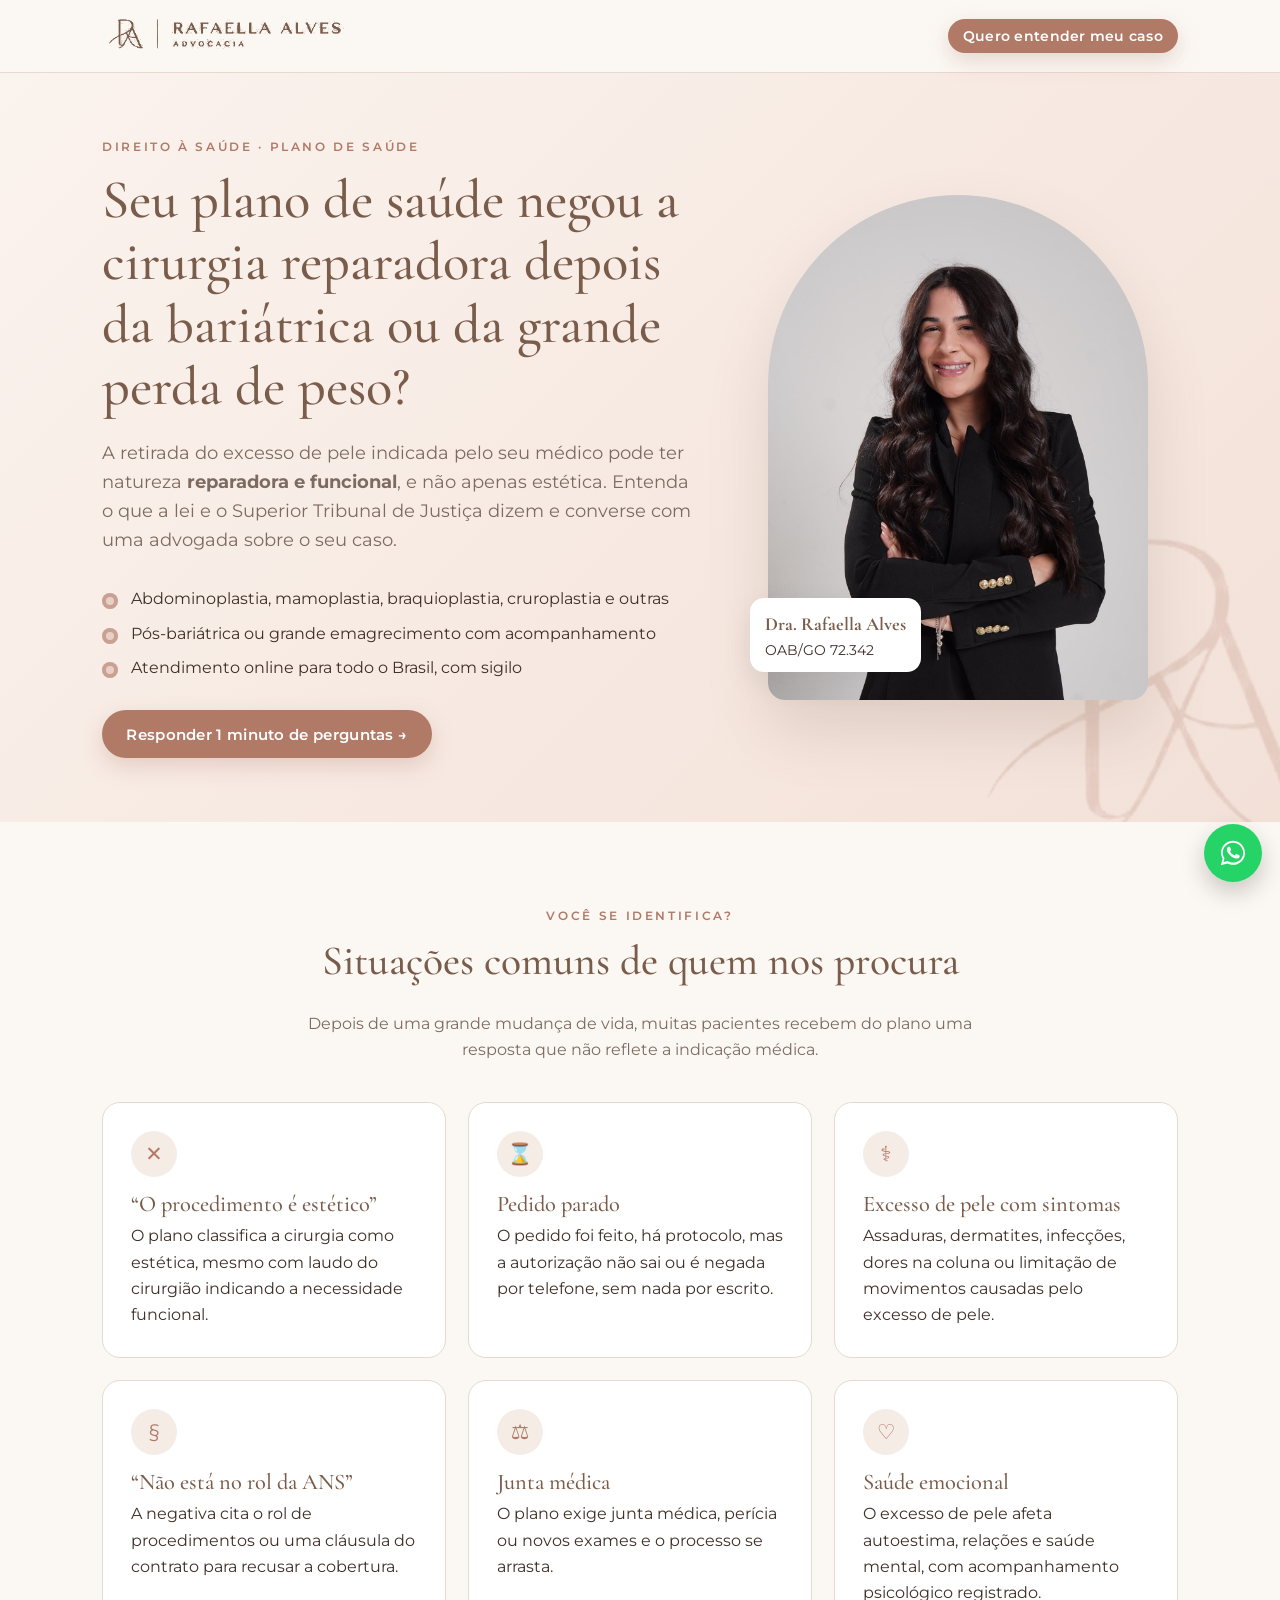
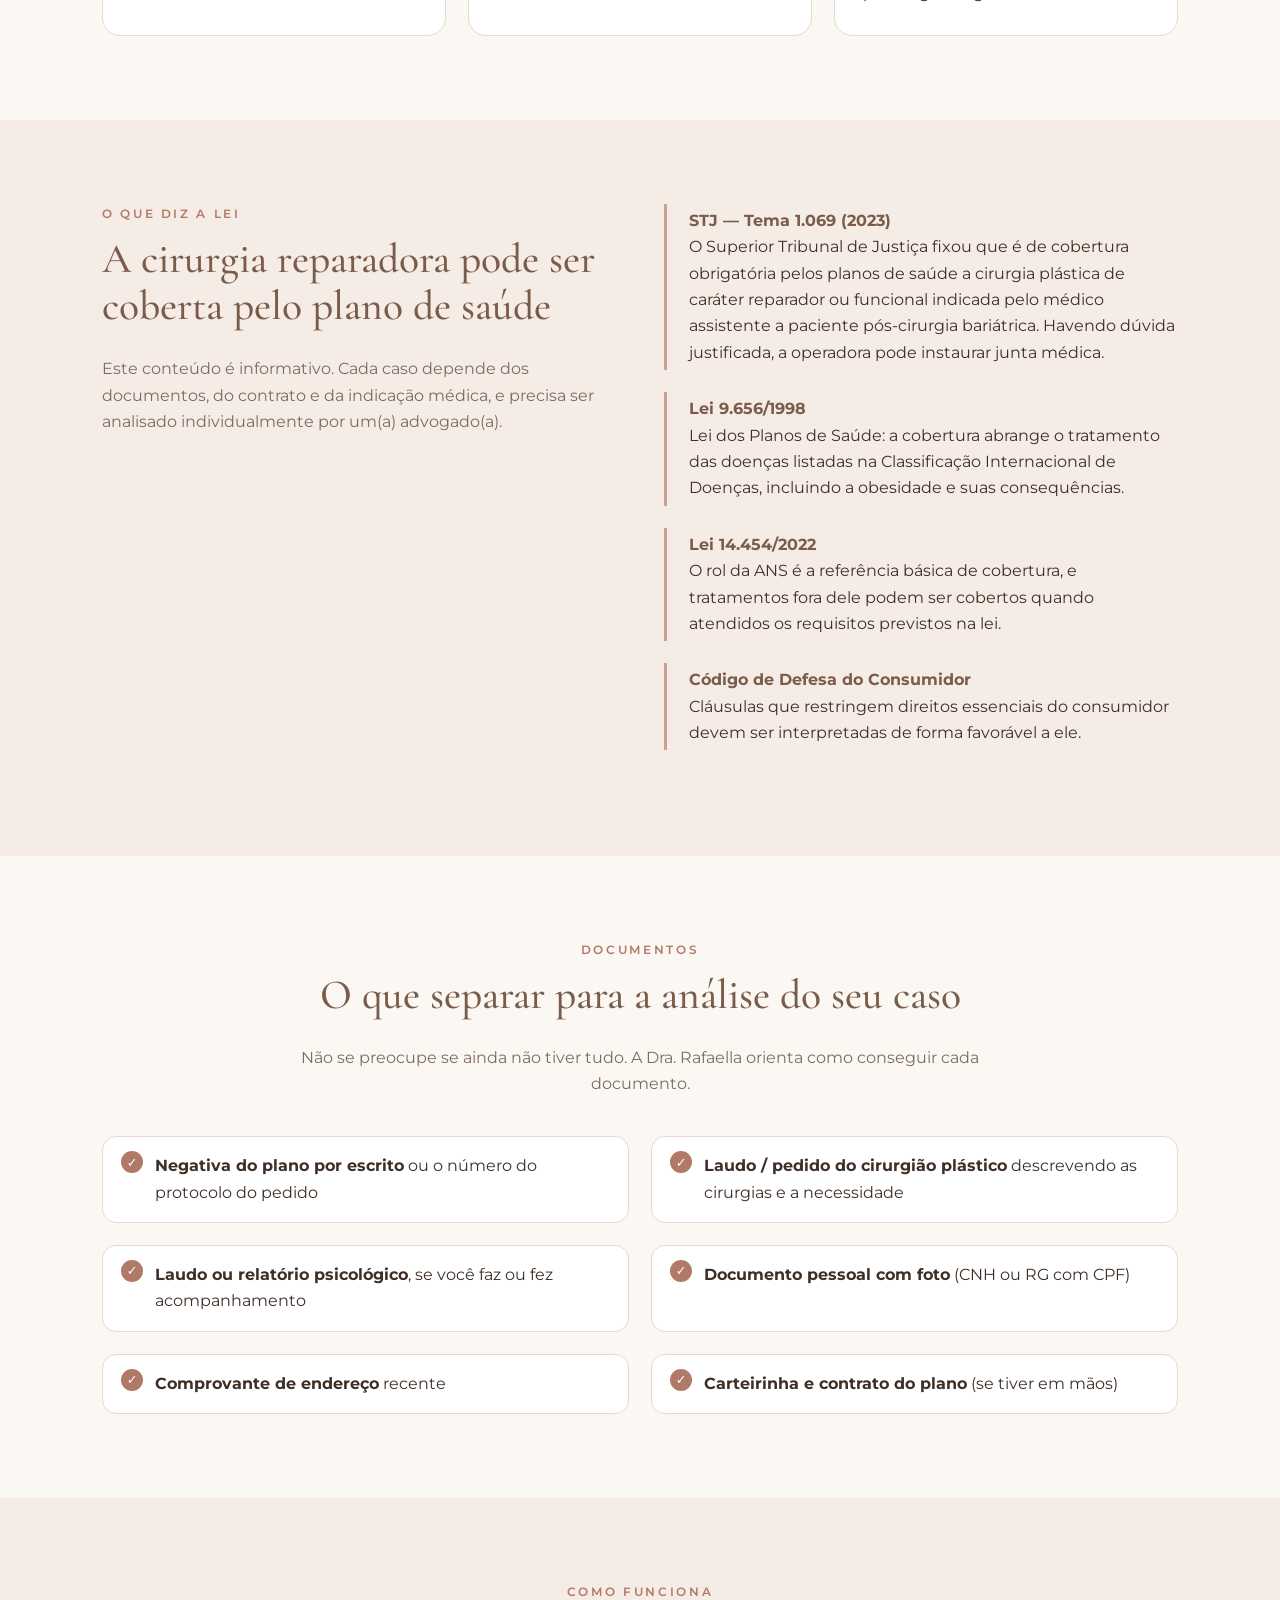
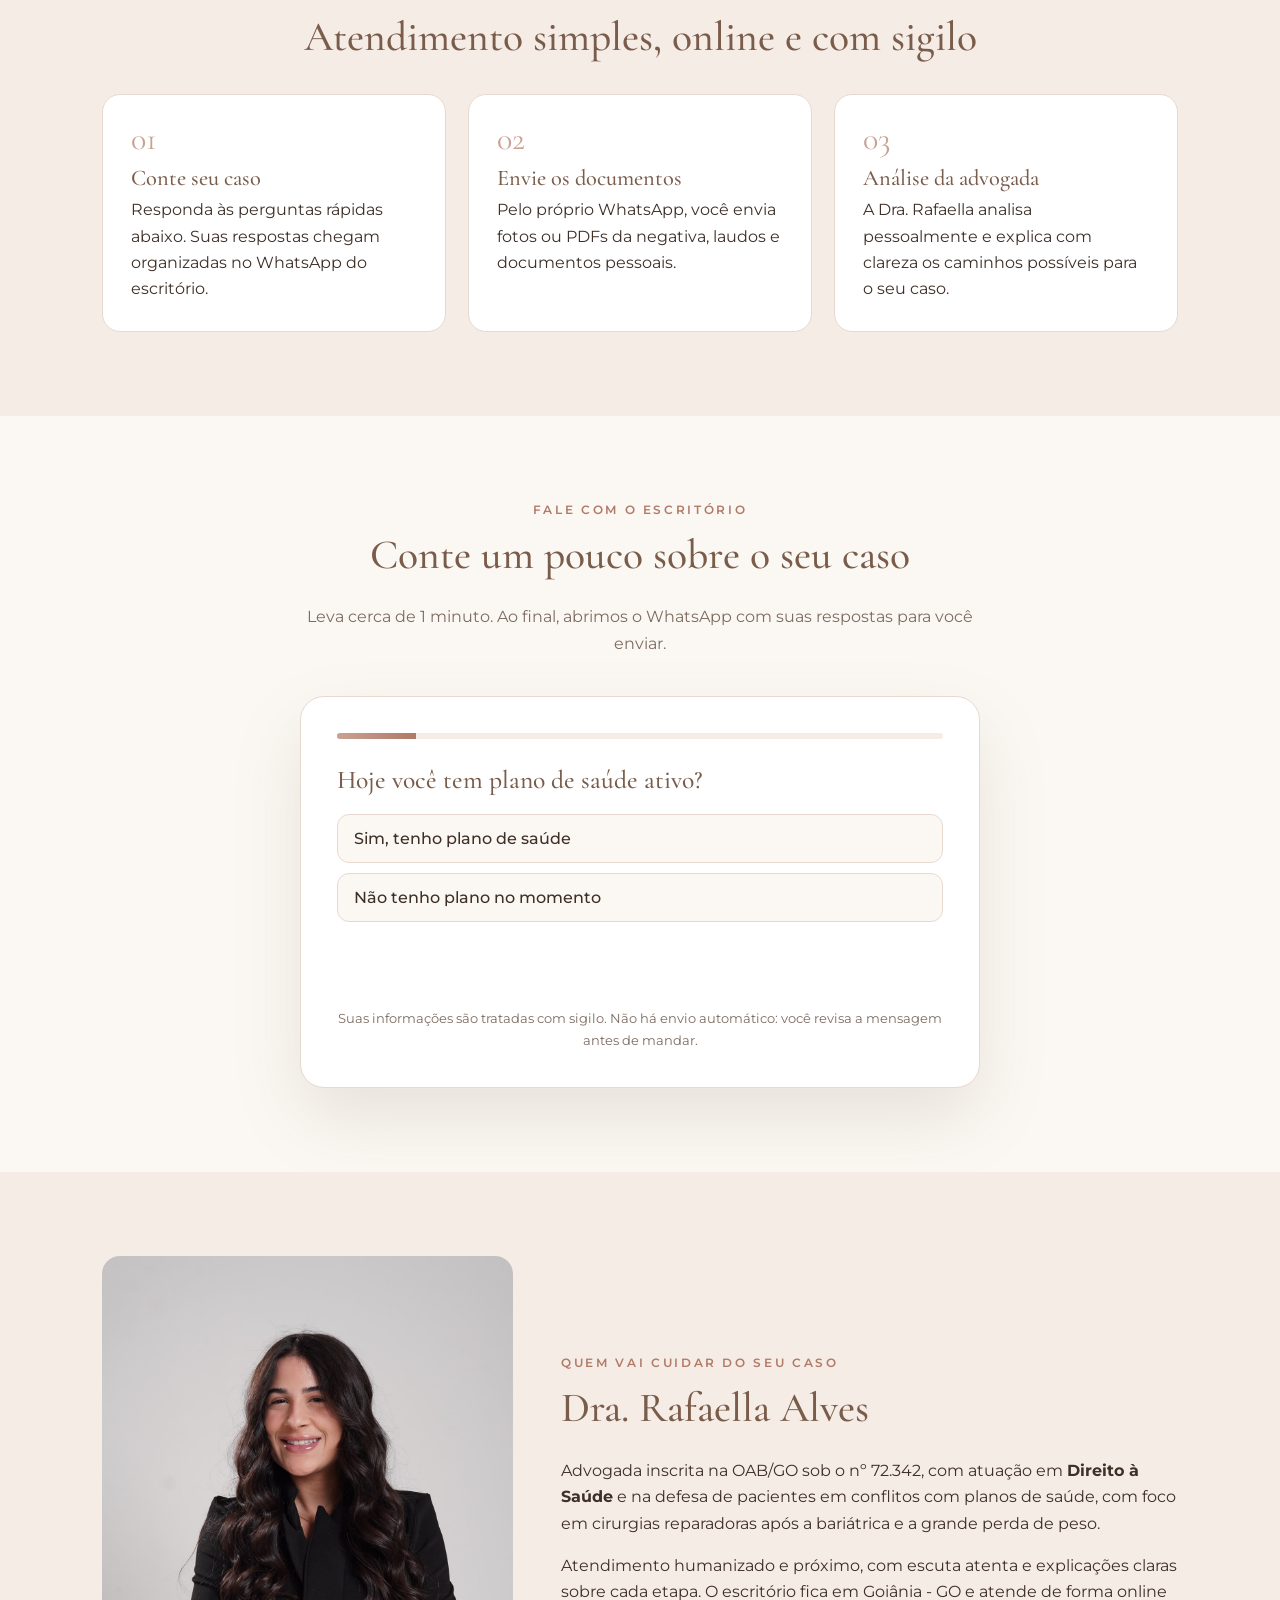
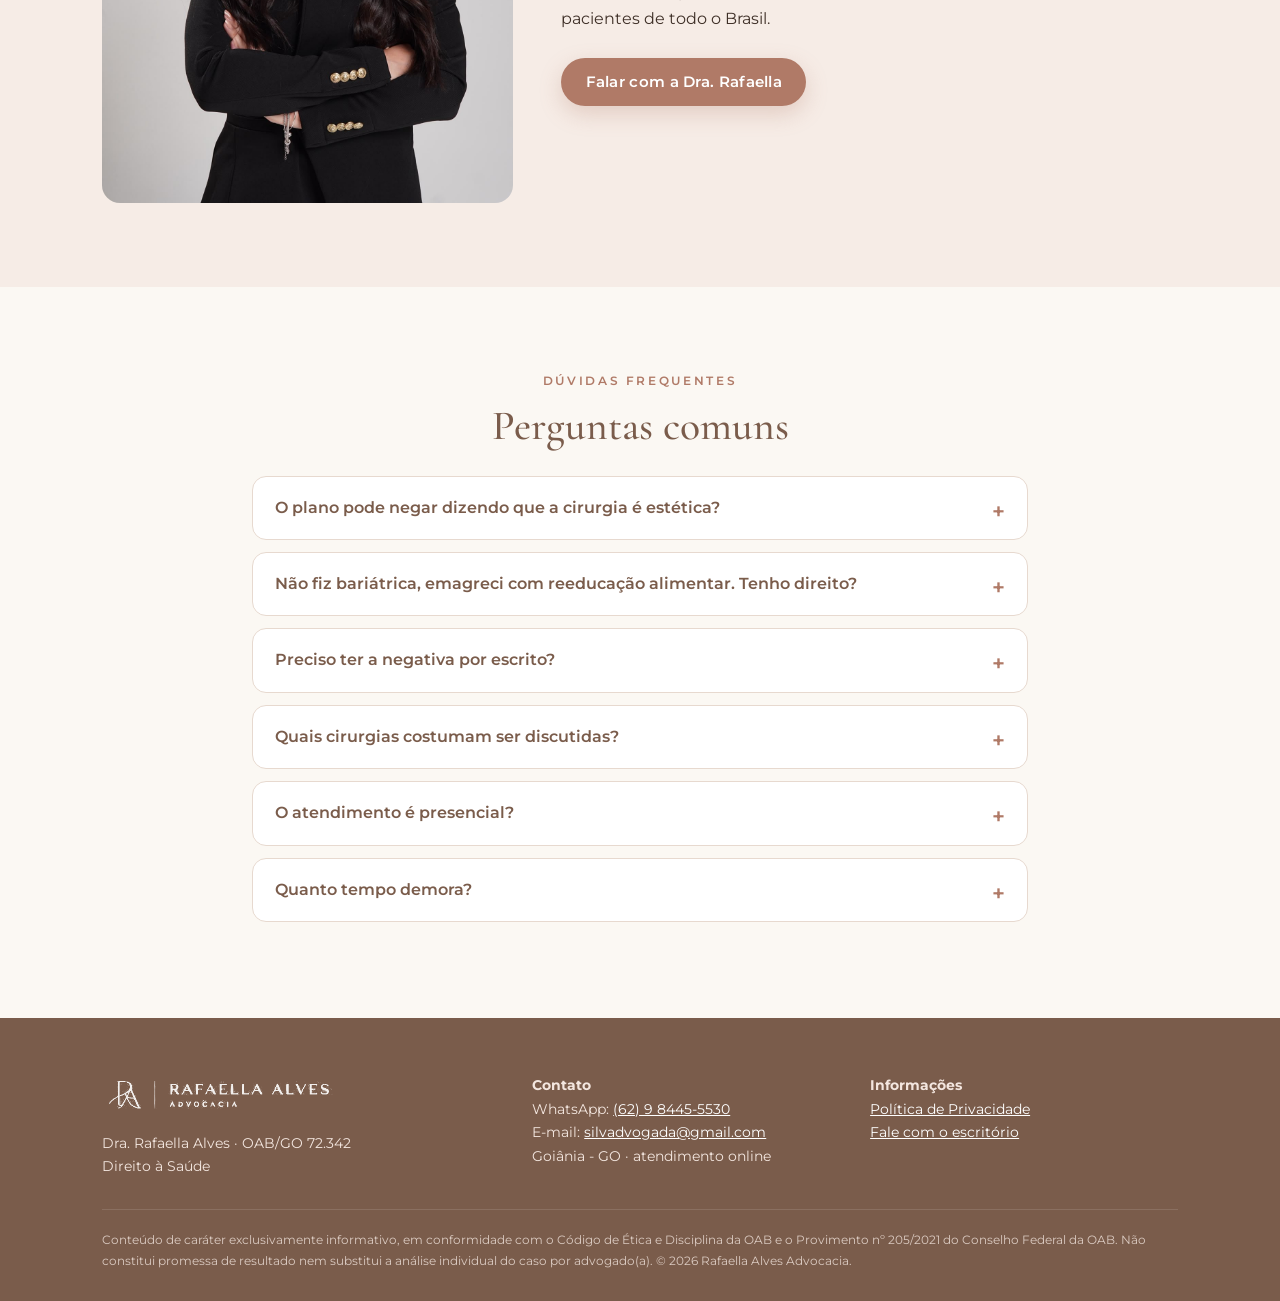
<file: index.html>
<!doctype html>
<html lang="pt-BR">
<head>
<meta charset="utf-8">
<meta name="viewport" content="width=device-width,initial-scale=1">
<title>Cirurgia reparadora negada pelo plano de saúde | Rafaella Alves Advocacia</title>
<meta name="description" content="Informações sobre o direito à cirurgia reparadora após bariátrica ou grande perda de peso quando o plano de saúde nega a cobertura. Dra. Rafaella Alves, OAB/GO 72.342 — Direito à Saúde.">
<meta property="og:title" content="Cirurgia reparadora negada pelo plano de saúde">
<meta property="og:description" content="Entenda seus direitos após a bariátrica ou grande perda de peso. Rafaella Alves Advocacia — Direito à Saúde.">
<meta property="og:image" content="assets/og-dra.jpg">
<meta name="theme-color" content="#B07A67">
<link rel="icon" href="assets/favicon.png">
<link rel="preconnect" href="https://fonts.googleapis.com"><link rel="preconnect" href="https://fonts.gstatic.com" crossorigin>
<link href="https://fonts.googleapis.com/css2?family=Cormorant+Garamond:wght@400;500;600&family=Montserrat:wght@400;500;600&display=swap" rel="stylesheet">
<link rel="stylesheet" href="styles.css">
</head>
<body>
<header><div class="wrap">
  <a href="#topo"><img src="assets/logo.png" alt="Rafaella Alves Advocacia"></a>
  <a class="btn small" href="#avaliar">Quero entender meu caso</a>
</div></header>

<main id="topo">
<section class="hero" style="padding:0">
  <img class="mono" src="assets/monograma.png" alt="" aria-hidden="true">
  <div class="wrap">
    <div>
      <span class="eyebrow">Direito à Saúde · Plano de saúde</span>
      <h1>Seu plano de saúde negou a cirurgia reparadora depois da bariátrica ou da grande perda de peso?</h1>
      <p class="lead">A retirada do excesso de pele indicada pelo seu médico pode ter natureza <b>reparadora e funcional</b>, e não apenas estética. Entenda o que a lei e o Superior Tribunal de Justiça dizem e converse com uma advogada sobre o seu caso.</p>
      <ul class="checks">
        <li>Abdominoplastia, mamoplastia, braquioplastia, cruroplastia e outras</li>
        <li>Pós-bariátrica ou grande emagrecimento com acompanhamento</li>
        <li>Atendimento online para todo o Brasil, com sigilo</li>
      </ul>
      <a class="btn" href="#avaliar">Responder 1 minuto de perguntas →</a>
    </div>
    <div class="photo">
      <img src="assets/dra-rafaella.jpg" alt="Dra. Rafaella Alves, advogada">
      <div class="badge"><b>Dra. Rafaella Alves</b>OAB/GO 72.342</div>
    </div>
  </div>
</section>

<section>
  <div class="wrap center">
    <span class="eyebrow">Você se identifica?</span>
    <h2>Situações comuns de quem nos procura</h2>
    <p class="sub">Depois de uma grande mudança de vida, muitas pacientes recebem do plano uma resposta que não reflete a indicação médica.</p>
    <div class="grid g3" style="text-align:left">
      <div class="card"><div class="ico">✕</div><h3>“O procedimento é estético”</h3><p>O plano classifica a cirurgia como estética, mesmo com laudo do cirurgião indicando a necessidade funcional.</p></div>
      <div class="card"><div class="ico">⌛</div><h3>Pedido parado</h3><p>O pedido foi feito, há protocolo, mas a autorização não sai ou é negada por telefone, sem nada por escrito.</p></div>
      <div class="card"><div class="ico">⚕</div><h3>Excesso de pele com sintomas</h3><p>Assaduras, dermatites, infecções, dores na coluna ou limitação de movimentos causadas pelo excesso de pele.</p></div>
      <div class="card"><div class="ico">§</div><h3>“Não está no rol da ANS”</h3><p>A negativa cita o rol de procedimentos ou uma cláusula do contrato para recusar a cobertura.</p></div>
      <div class="card"><div class="ico">⚖</div><h3>Junta médica</h3><p>O plano exige junta médica, perícia ou novos exames e o processo se arrasta.</p></div>
      <div class="card"><div class="ico">♡</div><h3>Saúde emocional</h3><p>O excesso de pele afeta autoestima, relações e saúde mental, com acompanhamento psicológico registrado.</p></div>
    </div>
  </div>
</section>

<section class="alt">
  <div class="wrap grid g2" style="align-items:start;gap:48px">
    <div>
      <span class="eyebrow">O que diz a lei</span>
      <h2>A cirurgia reparadora pode ser coberta pelo plano de saúde</h2>
      <p style="color:var(--muted)">Este conteúdo é informativo. Cada caso depende dos documentos, do contrato e da indicação médica, e precisa ser analisado individualmente por um(a) advogado(a).</p>
    </div>
    <div>
      <div class="law"><b>STJ — Tema 1.069 (2023)</b><br>O Superior Tribunal de Justiça fixou que é de cobertura obrigatória pelos planos de saúde a cirurgia plástica de caráter reparador ou funcional indicada pelo médico assistente a paciente pós-cirurgia bariátrica. Havendo dúvida justificada, a operadora pode instaurar junta médica.</div>
      <div class="law"><b>Lei 9.656/1998</b><br>Lei dos Planos de Saúde: a cobertura abrange o tratamento das doenças listadas na Classificação Internacional de Doenças, incluindo a obesidade e suas consequências.</div>
      <div class="law"><b>Lei 14.454/2022</b><br>O rol da ANS é a referência básica de cobertura, e tratamentos fora dele podem ser cobertos quando atendidos os requisitos previstos na lei.</div>
      <div class="law"><b>Código de Defesa do Consumidor</b><br>Cláusulas que restringem direitos essenciais do consumidor devem ser interpretadas de forma favorável a ele.</div>
    </div>
  </div>
</section>

<section>
  <div class="wrap">
    <div class="center"><span class="eyebrow">Documentos</span><h2>O que separar para a análise do seu caso</h2>
    <p class="sub">Não se preocupe se ainda não tiver tudo. A Dra. Rafaella orienta como conseguir cada documento.</p></div>
    <ul class="grid g2 docs">
      <li><b>Negativa do plano por escrito</b> ou o número do protocolo do pedido</li>
      <li><b>Laudo / pedido do cirurgião plástico</b> descrevendo as cirurgias e a necessidade</li>
      <li><b>Laudo ou relatório psicológico</b>, se você faz ou fez acompanhamento</li>
      <li><b>Documento pessoal com foto</b> (CNH ou RG com CPF)</li>
      <li><b>Comprovante de endereço</b> recente</li>
      <li><b>Carteirinha e contrato do plano</b> (se tiver em mãos)</li>
    </ul>
  </div>
</section>

<section class="alt">
  <div class="wrap center">
    <span class="eyebrow">Como funciona</span>
    <h2>Atendimento simples, online e com sigilo</h2>
    <div class="grid g3 steps" style="text-align:left;margin-top:2em">
      <div class="card"><h3>Conte seu caso</h3><p>Responda às perguntas rápidas abaixo. Suas respostas chegam organizadas no WhatsApp do escritório.</p></div>
      <div class="card"><h3>Envie os documentos</h3><p>Pelo próprio WhatsApp, você envia fotos ou PDFs da negativa, laudos e documentos pessoais.</p></div>
      <div class="card"><h3>Análise da advogada</h3><p>A Dra. Rafaella analisa pessoalmente e explica com clareza os caminhos possíveis para o seu caso.</p></div>
    </div>
  </div>
</section>

<section id="avaliar">
  <div class="wrap">
    <div class="center"><span class="eyebrow">Fale com o escritório</span><h2>Conte um pouco sobre o seu caso</h2>
    <p class="sub">Leva cerca de 1 minuto. Ao final, abrimos o WhatsApp com suas respostas para você enviar.</p></div>
    <form class="formbox" id="f" novalidate>
      <div class="progress"><i id="bar"></i></div>
      <div class="step on" data-k="plano"><h3>Hoje você tem plano de saúde ativo?</h3><div class="opts">
        <button type="button" class="opt">Sim, tenho plano de saúde</button><button type="button" class="opt">Não tenho plano no momento</button></div></div>
      <div class="step" data-k="operadora" data-input><h3>Qual é a operadora do seu plano?</h3>
        <input type="text" placeholder="Ex.: Unimed, Hapvida, Bradesco Saúde, Amil…" maxlength="60"></div>
      <div class="step" data-k="caso"><h3>Como foi a sua perda de peso?</h3><div class="opts">
        <button type="button" class="opt">Fiz cirurgia bariátrica</button><button type="button" class="opt">Grande perda de peso sem bariátrica</button><button type="button" class="opt">Outro motivo</button></div></div>
      <div class="step" data-k="cirurgia"><h3>Qual cirurgia o médico indicou?</h3><div class="opts">
        <button type="button" class="opt">Abdominoplastia / dermolipectomia abdominal</button><button type="button" class="opt">Mamoplastia</button><button type="button" class="opt">Braços ou coxas (braquioplastia / cruroplastia)</button><button type="button" class="opt">Mais de uma cirurgia</button><button type="button" class="opt">Ainda não sei</button></div></div>
      <div class="step" data-k="negativa"><h3>O plano já respondeu ao pedido?</h3><div class="opts">
        <button type="button" class="opt">Negou e tenho a negativa por escrito</button><button type="button" class="opt">Negou, mas só tenho o protocolo</button><button type="button" class="opt">Está em análise / sem resposta</button><button type="button" class="opt">Ainda não pedi ao plano</button></div></div>
      <div class="step" data-k="laudo"><h3>Você tem o laudo ou pedido do cirurgião plástico?</h3><div class="opts">
        <button type="button" class="opt">Sim, tenho o laudo</button><button type="button" class="opt">Não tenho</button><button type="button" class="opt">Vou providenciar</button></div></div>
      <div class="step" data-k="psicologo"><h3>Você tem acompanhamento psicológico sobre isso?</h3><div class="opts">
        <button type="button" class="opt">Sim, e tenho laudo/relatório</button><button type="button" class="opt">Faço acompanhamento, sem laudo</button><button type="button" class="opt">Não</button></div></div>
      <div class="step" data-k="contato" data-final><h3>Para finalizar, como podemos te chamar?</h3>
        <input type="text" id="nome" placeholder="Seu nome" maxlength="60" autocomplete="name">
        <input type="text" id="cidade" placeholder="Sua cidade / estado (ex.: Goiânia - GO)" maxlength="60">
        <label class="consent"><input type="checkbox" id="lgpd"> Concordo em enviar estas informações ao escritório Rafaella Alves Advocacia pelo WhatsApp, para análise do meu caso, conforme a <a href="privacidade.html" target="_blank">Política de Privacidade</a>.</label>
        <button type="submit" class="btn" style="width:100%;justify-content:center">Enviar pelo WhatsApp</button></div>
      <p class="err" id="err"></p>
      <div class="nav"><button type="button" class="btn ghost small" id="back" style="visibility:hidden">← Voltar</button><button type="button" class="btn small" id="next" style="display:none">Continuar →</button></div>
      <p class="note">Suas informações são tratadas com sigilo. Não há envio automático: você revisa a mensagem antes de mandar.</p>
    </form>
  </div>
</section>

<section class="alt">
  <div class="wrap about">
    <img src="assets/dra-rafaella.jpg" alt="Dra. Rafaella Alves" loading="lazy">
    <div>
      <span class="eyebrow">Quem vai cuidar do seu caso</span>
      <h2>Dra. Rafaella Alves</h2>
      <p>Advogada inscrita na OAB/GO sob o nº 72.342, com atuação em <b>Direito à Saúde</b> e na defesa de pacientes em conflitos com planos de saúde, com foco em cirurgias reparadoras após a bariátrica e a grande perda de peso.</p>
      <p style="margin-top:1em">Atendimento humanizado e próximo, com escuta atenta e explicações claras sobre cada etapa. O escritório fica em Goiânia - GO e atende de forma online pacientes de todo o Brasil.</p>
      <p style="margin-top:1.6em"><a class="btn" href="#avaliar">Falar com a Dra. Rafaella</a></p>
    </div>
  </div>
</section>

<section>
  <div class="wrap" style="max-width:820px">
    <div class="center"><span class="eyebrow">Dúvidas frequentes</span><h2>Perguntas comuns</h2></div>
    <details><summary>O plano pode negar dizendo que a cirurgia é estética?</summary><p>A negativa sob esse argumento é comum. Quando há indicação médica de caráter reparador ou funcional após a bariátrica, o STJ entende que a cobertura é obrigatória (Tema 1.069). Cada caso precisa ser analisado com os documentos.</p></details>
    <details><summary>Não fiz bariátrica, emagreci com reeducação alimentar. Tenho direito?</summary><p>Pacientes com grande perda de peso por outros meios também podem ter indicação reparadora. A análise depende do laudo médico e das circunstâncias do caso.</p></details>
    <details><summary>Preciso ter a negativa por escrito?</summary><p>Ela ajuda muito. A operadora deve informar o motivo da negativa por escrito quando solicitado. Se você só tem o número do protocolo, também é possível começar.</p></details>
    <details><summary>Quais cirurgias costumam ser discutidas?</summary><p>Dermolipectomia abdominal (abdominoplastia), mamoplastia, braquioplastia, cruroplastia e outras indicadas pelo cirurgião para correção do excesso de pele.</p></details>
    <details><summary>O atendimento é presencial?</summary><p>Não precisa ser. Todo o atendimento pode ser feito online, por WhatsApp e videochamada, para pacientes de qualquer estado.</p></details>
    <details><summary>Quanto tempo demora?</summary><p>Depende de cada caso e do andamento na operadora ou na Justiça. Não é possível garantir prazos ou resultados; a advogada explica o cenário do seu caso após analisar os documentos.</p></details>
  </div>
</section>
</main>

<footer>
  <div class="wrap">
    <div class="cols">
      <div><img src="assets/logo.png" alt="Rafaella Alves Advocacia"><p>Dra. Rafaella Alves · OAB/GO 72.342<br>Direito à Saúde</p></div>
      <div><b>Contato</b><p>WhatsApp: <a href="https://wa.me/5562984455530" target="_blank" rel="noopener">(62) 9 8445-5530</a><br>E-mail: <a href="mailto:silvadvogada@gmail.com">silvadvogada@gmail.com</a><br>Goiânia - GO · atendimento online</p></div>
      <div><b>Informações</b><p><a href="privacidade.html">Política de Privacidade</a><br><a href="#avaliar">Fale com o escritório</a></p></div>
    </div>
    <p class="legal">Conteúdo de caráter exclusivamente informativo, em conformidade com o Código de Ética e Disciplina da OAB e o Provimento nº 205/2021 do Conselho Federal da OAB. Não constitui promessa de resultado nem substitui a análise individual do caso por advogado(a). © <span id="ano">2026</span> Rafaella Alves Advocacia.</p>
  </div>
</footer>

<a class="wa-float" href="#avaliar" aria-label="Falar pelo WhatsApp"><svg viewBox="0 0 32 32"><path d="M16 3C9 3 3.3 8.7 3.3 15.7c0 2.2.6 4.4 1.7 6.3L3 29l7.2-1.9c1.8 1 3.9 1.5 5.9 1.5 7 0 12.7-5.7 12.7-12.7S23 3 16 3zm0 23.2c-1.9 0-3.8-.5-5.4-1.5l-.4-.2-4.3 1.1 1.1-4.2-.3-.4c-1.1-1.7-1.6-3.6-1.6-5.6C5.1 9.9 10 5.1 16 5.1S26.9 10 26.9 16 22 26.2 16 26.2zm6-8.2c-.3-.2-1.9-.9-2.2-1-.3-.1-.5-.2-.7.2-.2.3-.8 1-1 1.2-.2.2-.4.2-.7.1-.3-.2-1.4-.5-2.6-1.6-1-.9-1.6-1.9-1.8-2.2-.2-.3 0-.5.1-.7l.5-.6c.2-.2.2-.3.3-.6.1-.2 0-.4 0-.6l-1-2.4c-.3-.6-.5-.5-.7-.5h-.6c-.2 0-.6.1-.9.4-.3.3-1.2 1.1-1.2 2.8s1.2 3.2 1.4 3.5c.2.2 2.4 3.7 5.8 5.1 2.9 1.1 3.4.9 4 .8.6-.1 1.9-.8 2.2-1.5.3-.7.3-1.4.2-1.5-.1-.2-.3-.3-.6-.4z"/></svg></a>
<script src="app.js"></script>
</body>
</html>
</file>
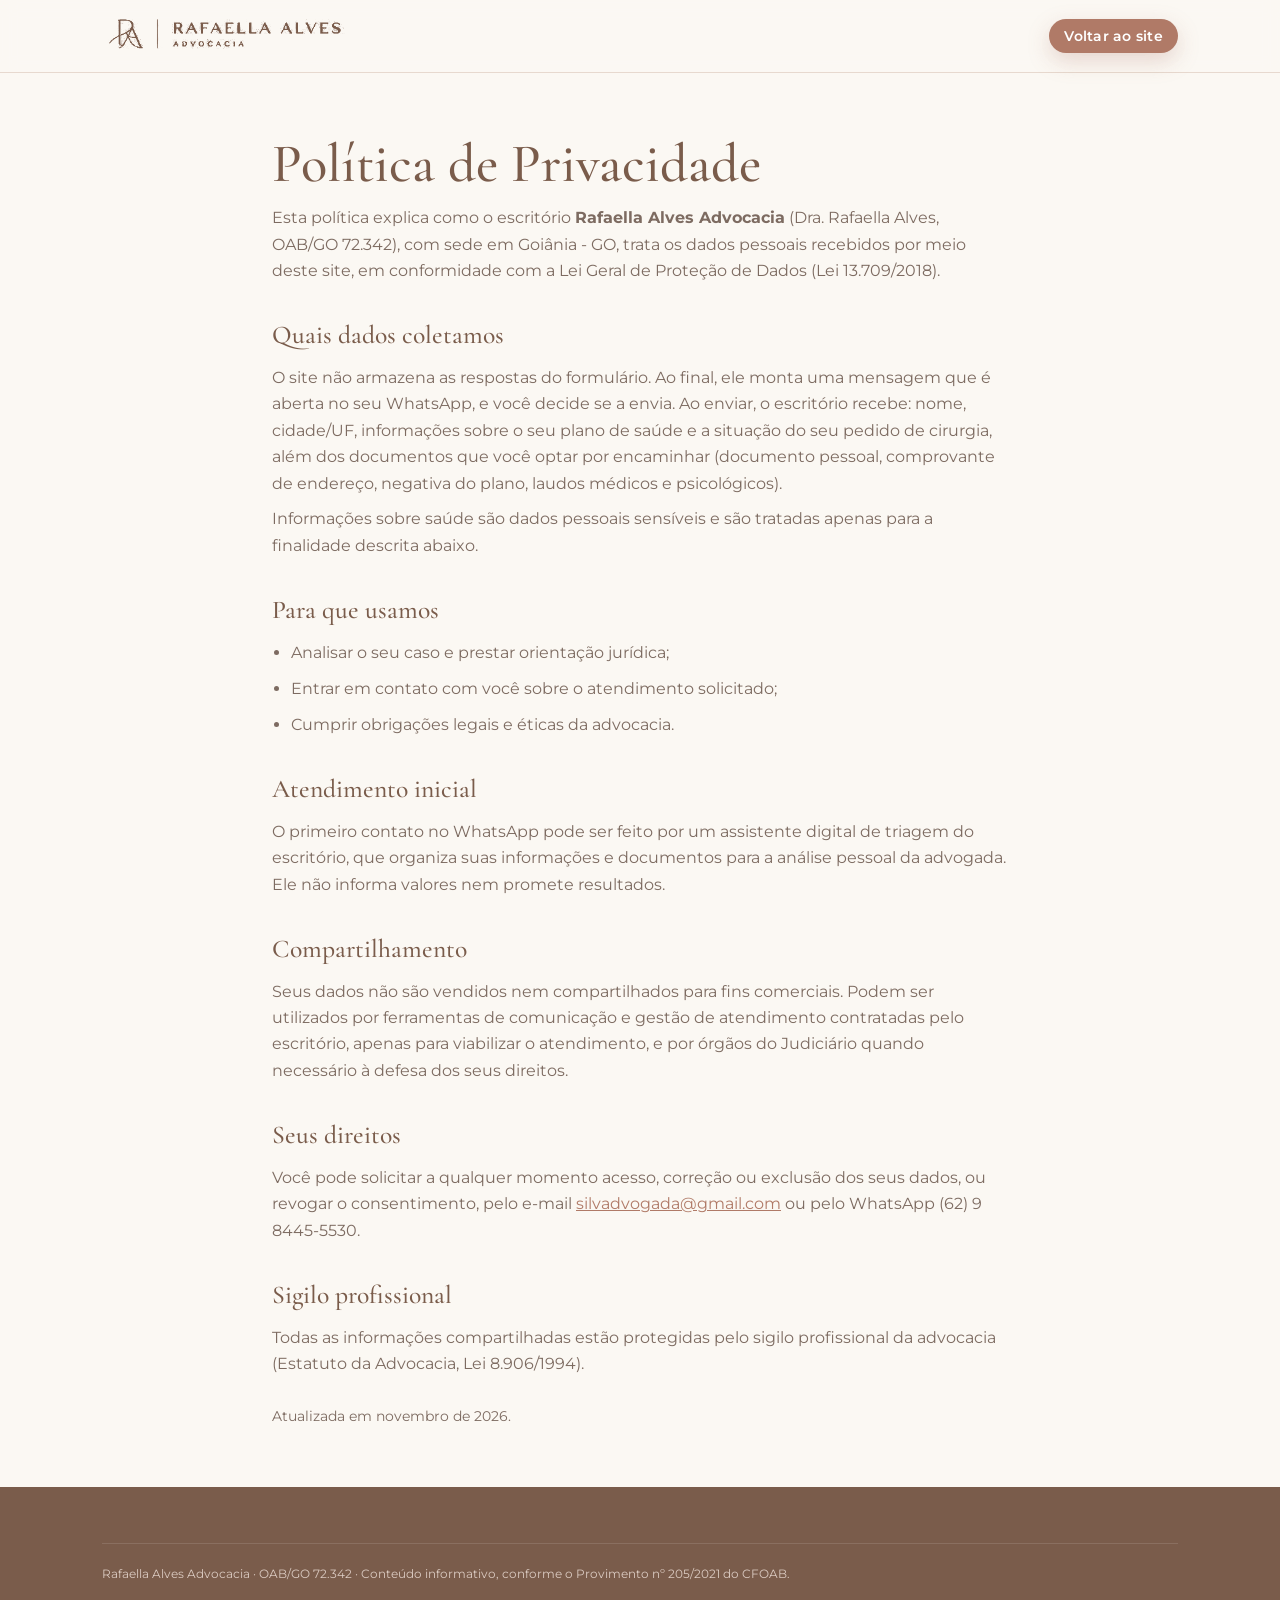
<file: privacidade.html>
<!doctype html>
<html lang="pt-BR"><head><meta charset="utf-8"><meta name="viewport" content="width=device-width,initial-scale=1">
<title>Política de Privacidade | Rafaella Alves Advocacia</title><meta name="robots" content="noindex">
<link rel="icon" href="assets/favicon.png">
<link href="https://fonts.googleapis.com/css2?family=Cormorant+Garamond:wght@500&family=Montserrat:wght@400;600&display=swap" rel="stylesheet">
<link rel="stylesheet" href="styles.css">
<style>.doc{max-width:780px;margin:0 auto;padding:60px 22px}.doc h2{margin-top:1.4em;font-size:1.6rem}.doc p,.doc li{color:var(--muted);margin-top:.6em}.doc ul{padding-left:1.2em}</style>
</head><body>
<header><div class="wrap"><a href="index.html"><img src="assets/logo.png" alt="Rafaella Alves Advocacia"></a><a class="btn small" href="index.html#avaliar">Voltar ao site</a></div></header>
<main class="doc">
<h1>Política de Privacidade</h1>
<p>Esta política explica como o escritório <b>Rafaella Alves Advocacia</b> (Dra. Rafaella Alves, OAB/GO 72.342), com sede em Goiânia - GO, trata os dados pessoais recebidos por meio deste site, em conformidade com a Lei Geral de Proteção de Dados (Lei 13.709/2018).</p>
<h2>Quais dados coletamos</h2>
<p>O site não armazena as respostas do formulário. Ao final, ele monta uma mensagem que é aberta no seu WhatsApp, e você decide se a envia. Ao enviar, o escritório recebe: nome, cidade/UF, informações sobre o seu plano de saúde e a situação do seu pedido de cirurgia, além dos documentos que você optar por encaminhar (documento pessoal, comprovante de endereço, negativa do plano, laudos médicos e psicológicos).</p>
<p>Informações sobre saúde são dados pessoais sensíveis e são tratadas apenas para a finalidade descrita abaixo.</p>
<h2>Para que usamos</h2>
<ul><li>Analisar o seu caso e prestar orientação jurídica;</li><li>Entrar em contato com você sobre o atendimento solicitado;</li><li>Cumprir obrigações legais e éticas da advocacia.</li></ul>
<h2>Atendimento inicial</h2>
<p>O primeiro contato no WhatsApp pode ser feito por um assistente digital de triagem do escritório, que organiza suas informações e documentos para a análise pessoal da advogada. Ele não informa valores nem promete resultados.</p>
<h2>Compartilhamento</h2>
<p>Seus dados não são vendidos nem compartilhados para fins comerciais. Podem ser utilizados por ferramentas de comunicação e gestão de atendimento contratadas pelo escritório, apenas para viabilizar o atendimento, e por órgãos do Judiciário quando necessário à defesa dos seus direitos.</p>
<h2>Seus direitos</h2>
<p>Você pode solicitar a qualquer momento acesso, correção ou exclusão dos seus dados, ou revogar o consentimento, pelo e-mail <a href="mailto:silvadvogada@gmail.com">silvadvogada@gmail.com</a> ou pelo WhatsApp (62) 9 8445-5530.</p>
<h2>Sigilo profissional</h2>
<p>Todas as informações compartilhadas estão protegidas pelo sigilo profissional da advocacia (Estatuto da Advocacia, Lei 8.906/1994).</p>
<p style="margin-top:2em;font-size:.85rem">Atualizada em novembro de 2026.</p>
</main>
<footer><div class="wrap"><p class="legal">Rafaella Alves Advocacia · OAB/GO 72.342 · Conteúdo informativo, conforme o Provimento nº 205/2021 do CFOAB.</p></div></footer>
</body></html>
</file>
<file: styles.css>
:root{--bg:#FBF8F3;--bg2:#F6ECE6;--rose:#E9CFC6;--rose2:#C9A193;--cobre:#B07A67;--brown:#7A5C4B;--ink:#3E2F27;--muted:#7d6b61;--line:#E7D9CF;--radius:18px}
*{box-sizing:border-box;margin:0;padding:0}
html{scroll-behavior:smooth}
body{font-family:'Montserrat',system-ui,sans-serif;color:var(--ink);background:var(--bg);line-height:1.65;font-size:16px}
h1,h2,h3{font-family:'Cormorant Garamond',Georgia,serif;font-weight:500;color:var(--brown);line-height:1.15}
h1{font-size:clamp(2.1rem,5vw,3.4rem)}h2{font-size:clamp(1.8rem,3.6vw,2.6rem);margin-bottom:.6em}h3{font-size:1.4rem;margin-bottom:.3em}
a{color:var(--cobre)}
.wrap{max-width:1120px;margin:0 auto;padding:0 22px}
header{position:sticky;top:0;z-index:20;background:rgba(251,248,243,.92);backdrop-filter:blur(8px);border-bottom:1px solid var(--line)}
header .wrap{display:flex;align-items:center;justify-content:space-between;height:72px}
header img{height:40px}
.btn{display:inline-flex;align-items:center;gap:.5em;background:var(--cobre);color:#fff;text-decoration:none;border:0;border-radius:999px;padding:.95em 1.6em;font:600 .95rem 'Montserrat',sans-serif;letter-spacing:.02em;cursor:pointer;transition:.2s;box-shadow:0 8px 22px rgba(176,122,103,.28)}
.btn:hover{background:var(--brown);transform:translateY(-1px)}
.btn.ghost{background:transparent;color:var(--brown);border:1px solid var(--rose2);box-shadow:none}
.btn.small{padding:.65em 1.1em;font-size:.85rem}
.eyebrow{text-transform:uppercase;letter-spacing:.22em;font-size:.75rem;color:var(--cobre);font-weight:600;margin-bottom:1em;display:block}
.hero{background:linear-gradient(135deg,#FBF3EE 0%,#F3E1D8 100%);overflow:hidden;position:relative}
.hero .wrap{display:grid;grid-template-columns:1.15fr .85fr;gap:40px;align-items:center;padding-top:64px;padding-bottom:64px}
.hero p.lead{font-size:1.1rem;color:var(--muted);margin:1.1em 0 1.8em;max-width:34em}
.hero .mono{position:absolute;right:-60px;bottom:-40px;width:380px;opacity:.35;pointer-events:none}
.photo{position:relative;justify-self:center}
.photo img{width:100%;max-width:380px;border-radius:200px 200px var(--radius) var(--radius);display:block;box-shadow:0 30px 60px rgba(122,92,75,.18)}
.photo .badge{position:absolute;left:-18px;bottom:28px;background:#fff;border-radius:14px;padding:.8em 1.1em;font-size:.85rem;box-shadow:0 10px 30px rgba(0,0,0,.08)}
.photo .badge b{display:block;color:var(--brown);font-family:'Cormorant Garamond',serif;font-size:1.15rem}
.checks{list-style:none;display:grid;gap:.5em;margin-bottom:1.8em}
.checks li{padding-left:1.8em;position:relative}
.checks li:before{content:'';position:absolute;left:0;top:.45em;width:1em;height:1em;border-radius:50%;background:var(--rose);box-shadow:inset 0 0 0 4px var(--rose2)}
section{padding:84px 0}
.alt{background:var(--bg2)}
.grid{display:grid;gap:22px}
.g3{grid-template-columns:repeat(3,1fr)}.g2{grid-template-columns:repeat(2,1fr)}
.card{background:#fff;border:1px solid var(--line);border-radius:var(--radius);padding:28px}
.card .ico{width:46px;height:46px;border-radius:50%;background:var(--bg2);display:grid;place-items:center;color:var(--cobre);font-size:1.3rem;margin-bottom:14px}
.center{text-align:center}.center p.sub{max-width:44em;margin:0 auto 2.4em;color:var(--muted)}
.law{border-left:3px solid var(--rose2);padding:4px 0 4px 22px;margin-bottom:22px}
.law b{color:var(--brown)}
.steps{counter-reset:s}
.steps .card{position:relative;padding-top:70px}
.steps .card:before{counter-increment:s;content:counter(s,decimal-leading-zero);position:absolute;top:18px;left:28px;font-family:'Cormorant Garamond',serif;font-size:2rem;color:var(--rose2)}
.docs li{background:#fff;border:1px solid var(--line);border-radius:14px;padding:16px 18px 16px 52px;position:relative;list-style:none}
.docs li:before{content:'✓';position:absolute;left:18px;top:14px;width:22px;height:22px;border-radius:50%;background:var(--cobre);color:#fff;font-size:.8rem;display:grid;place-items:center}
.about{display:grid;grid-template-columns:.8fr 1.2fr;gap:48px;align-items:center}
.about img{width:100%;border-radius:var(--radius)}
details{background:#fff;border:1px solid var(--line);border-radius:14px;padding:18px 22px;margin-bottom:12px}
summary{cursor:pointer;font-weight:600;color:var(--brown);list-style:none;position:relative;padding-right:28px}
summary:after{content:'+';position:absolute;right:0;top:-2px;font-size:1.4rem;color:var(--cobre)}
details[open] summary:after{content:'–'}
details p{margin-top:.8em;color:var(--muted)}
/* form */
.formbox{background:#fff;border-radius:24px;padding:36px;box-shadow:0 30px 70px rgba(122,92,75,.14);max-width:680px;margin:0 auto;border:1px solid var(--line)}
.progress{height:6px;background:var(--bg2);border-radius:9px;overflow:hidden;margin-bottom:26px}
.progress i{display:block;height:100%;width:10%;background:linear-gradient(90deg,var(--rose2),var(--cobre));transition:width .3s}
.step{display:none}.step.on{display:block;animation:fade .3s}
@keyframes fade{from{opacity:0;transform:translateY(6px)}to{opacity:1}}
.step h3{font-size:1.6rem;margin-bottom:.8em}
.opts{display:grid;gap:10px}
.opt{border:1px solid var(--line);border-radius:12px;padding:14px 16px;cursor:pointer;background:var(--bg);text-align:left;font:500 1rem 'Montserrat',sans-serif;color:var(--ink);transition:.15s}
.opt:hover,.opt.sel{border-color:var(--cobre);background:#FCF1EC}
input[type=text],input[type=tel]{width:100%;padding:14px 16px;border:1px solid var(--line);border-radius:12px;font:1rem 'Montserrat',sans-serif;background:var(--bg);margin-bottom:12px}
input:focus{outline:2px solid var(--rose2);border-color:transparent}
label.consent{display:flex;gap:10px;font-size:.85rem;color:var(--muted);margin:10px 0 18px;align-items:flex-start}
.nav{display:flex;justify-content:space-between;margin-top:20px;gap:10px}
.err{color:#b54848;font-size:.85rem;min-height:1.2em}
.note{font-size:.8rem;color:var(--muted);margin-top:14px;text-align:center}
footer{background:var(--brown);color:#F3E6DF;padding:56px 0 30px;font-size:.9rem}
footer a{color:#fff}
footer .cols{display:grid;grid-template-columns:1.3fr 1fr 1fr;gap:30px;margin-bottom:30px}
footer img{height:38px;filter:brightness(0) invert(1);opacity:.9;margin-bottom:12px}
footer .legal{border-top:1px solid rgba(255,255,255,.15);padding-top:20px;font-size:.78rem;opacity:.8}
.wa-float{position:fixed;right:18px;bottom:18px;z-index:30;width:58px;height:58px;border-radius:50%;background:#25D366;display:grid;place-items:center;box-shadow:0 10px 25px rgba(0,0,0,.2)}
.wa-float svg{width:30px;height:30px;fill:#fff}
@media(max-width:860px){.hero .wrap,.about,.g3,.g2,footer .cols{grid-template-columns:1fr}.photo{order:-1}.photo img{max-width:280px}.hero .wrap{padding-top:36px}section{padding:60px 0}.formbox{padding:24px}header .btn{display:none}}
</file>
